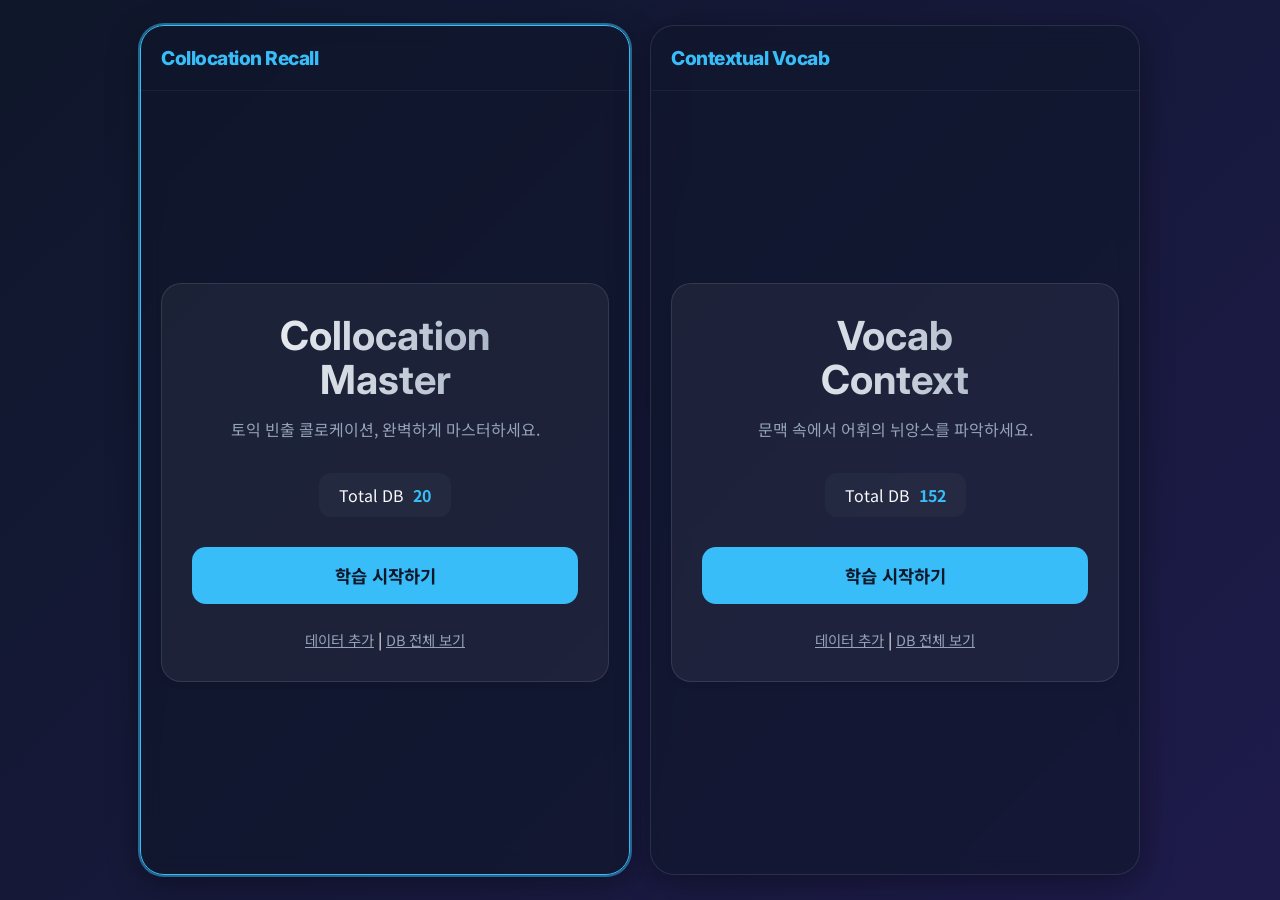
<file: index.html>
<!DOCTYPE html>
<html lang="ko">

<head>
    <meta charset="UTF-8">
    <meta name="viewport" content="width=device-width, initial-scale=1.0">
    <title>TOEIC Dual Master</title>
    <link rel="stylesheet" href="style.css">
    <link rel="preconnect" href="https://fonts.googleapis.com">
    <link rel="preconnect" href="https://fonts.gstatic.com" crossorigin>
    <link
        href="https://fonts.googleapis.com/css2?family=Inter:wght@400;600;800&family=Noto+Sans+KR:wght@400;500;700&display=swap"
        rel="stylesheet">
</head>

<body>
    <div class="main-layout">

        <!-- LEFT: Collocation Quiz -->
        <div class="app-container" id="collo-app">
            <header>
                <div class="logo">Collocation Recall</div>
                <div id="collo-progress-container" class="hidden progress-wrapper">
                    <span id="collo-progress-text">1 / 20</span>
                    <div class="progress-bar">
                        <div id="collo-progress-fill"></div>
                    </div>
                </div>
            </header>

            <!-- Collo Start -->
            <section id="collo-start-view" class="view active">
                <div class="hero-card">
                    <h1>Collocation<br>Master</h1>
                    <p>토익 빈출 콜로케이션, 완벽하게 마스터하세요.</p>
                    <div class="stats-preview">
                        <div class="stat-item">
                            <span class="label">Total DB</span>
                            <span class="value" id="collo-total-items-count">0</span>
                        </div>
                    </div>
                    <button id="collo-btn-start" class="btn-primary">학습 시작하기</button>
                    <button id="collo-btn-review" class="btn-secondary hidden" style="margin-bottom: 10px;">틀린 문제 다시
                        보기</button>
                    <!-- Data Button removed for simplicity in dual view or kept locally -->
                    <div class="footer-actions">
                        <button id="collo-btn-data" class="btn-text">데이터 추가</button>
                        <span class="divider">|</span>
                        <button id="collo-btn-view-db" class="btn-text">DB 전체 보기</button>
                    </div>
                </div>
            </section>

            <!-- Collo Quiz -->
            <section id="collo-quiz-view" class="view hidden">
                <div class="card quiz-card">
                    <div class="question-type">Collocation Check</div>
                    <h2 id="collo-question-text">Question goes here...</h2>
                    <div class="actions">
                        <button class="btn-ox btn-o" data-action="answer" data-value="O">O</button>
                        <button class="btn-ox btn-x" data-action="answer" data-value="X">X</button>
                    </div>
                    <button id="collo-btn-stop" class="btn-secondary small">그만 (Exit)</button>
                </div>
            </section>

            <!-- Collo Report -->
            <section id="collo-report-view" class="view hidden">
                <div class="card report-card">
                    <h2>Session Report</h2>
                    <div class="score-circle">
                        <svg viewBox="0 0 36 36" class="circular-chart blue">
                            <path class="circle-bg"
                                d="M18 2.0845 a 15.9155 15.9155 0 0 1 0 31.831 a 15.9155 15.9155 0 0 1 0 -31.831" />
                            <path class="circle" id="collo-score-circle-path" stroke-dasharray="0, 100"
                                d="M18 2.0845 a 15.9155 15.9155 0 0 1 0 31.831 a 15.9155 15.9155 0 0 1 0 -31.831" />
                            <text x="18" y="20.35" class="percentage" id="collo-score-text">0%</text>
                        </svg>
                    </div>
                    <div class="report-details">
                        <p>정답: <span id="collo-correct-count" class="highlight-green">0</span> / 틀림: <span
                                id="collo-wrong-count" class="highlight-red">0</span></p>
                    </div>
                    <div id="collo-wrong-answers-section" class="hidden wrong-section-scroll">
                        <h3>Review List</h3>
                        <ul id="collo-wrong-items-list"></ul>
                    </div>
                    <button id="collo-btn-restart" class="btn-primary">다시 시작하기</button>
                </div>
            </section>
        </div>

        <!-- RIGHT: Contextual Vocab Quiz -->
        <div class="app-container" id="vocab-app">
            <header>
                <div class="logo">Contextual Vocab</div>
                <div id="vocab-progress-container" class="hidden progress-wrapper">
                    <span id="vocab-progress-text">1 / 20</span>
                    <div class="progress-bar">
                        <div id="vocab-progress-fill"></div>
                    </div>
                </div>
            </header>

            <!-- Vocab Start -->
            <section id="vocab-start-view" class="view active">
                <div class="hero-card">
                    <h1>Vocab<br>Context</h1>
                    <p>문맥 속에서 어휘의 뉘앙스를 파악하세요.</p>
                    <div class="stats-preview">
                        <div class="stat-item">
                            <span class="label">Total DB</span>
                            <span class="value" id="vocab-total-items-count">4</span>
                        </div>
                    </div>
                    <button id="vocab-btn-start" class="btn-primary">학습 시작하기</button>
                    <div class="footer-actions">
                        <button id="vocab-btn-data" class="btn-text">데이터 추가</button>
                        <span class="divider">|</span>
                        <button id="vocab-btn-view-db" class="btn-text">DB 전체 보기</button>
                    </div>
                </div>
            </section>

            <!-- Vocab Quiz -->
            <section id="vocab-quiz-view" class="view hidden">
                <div class="card quiz-card">
                    <div class="question-type">Meaning Check</div>
                    <h2 id="vocab-question-text">Question goes here...</h2>
                    <div class="actions">
                        <button class="btn-ox btn-o" data-action="answer" data-value="O">O</button>
                        <button class="btn-ox btn-x" data-action="answer" data-value="X">X</button>
                    </div>
                    <button id="vocab-btn-stop" class="btn-secondary small">그만 (Exit)</button>
                </div>
            </section>

            <!-- Vocab Report -->
            <section id="vocab-report-view" class="view hidden">
                <div class="card report-card">
                    <h2>Session Report</h2>
                    <div class="score-circle">
                        <svg viewBox="0 0 36 36" class="circular-chart blue">
                            <path class="circle-bg"
                                d="M18 2.0845 a 15.9155 15.9155 0 0 1 0 31.831 a 15.9155 15.9155 0 0 1 0 -31.831" />
                            <path class="circle" id="vocab-score-circle-path" stroke-dasharray="0, 100"
                                d="M18 2.0845 a 15.9155 15.9155 0 0 1 0 31.831 a 15.9155 15.9155 0 0 1 0 -31.831" />
                            <text x="18" y="20.35" class="percentage" id="vocab-score-text">0%</text>
                        </svg>
                    </div>
                    <div class="report-details">
                        <p>정답: <span id="vocab-correct-count" class="highlight-green">0</span> / 틀림: <span
                                id="vocab-wrong-count" class="highlight-red">0</span></p>
                    </div>
                    <div id="vocab-wrong-answers-section" class="hidden wrong-section-scroll">
                        <h3>Review List</h3>
                        <ul id="vocab-wrong-items-list"></ul>
                    </div>
                    <button id="vocab-btn-restart" class="btn-primary">다시 시작하기</button>
                </div>
            </section>
        </div>

        <!-- SHARED MODALS (Dynamically Controlled) -->
        <!-- Feedback Modal: We will make this shared but content dynamic, or clone it? 
             Actually, let's keep one shared modal to simplify DOM, but managing state might be tricky if both are active?
             Wait, requirement says "Waiting logic... focus on one". 
             But "independent progress". 
             Let's put a unique modal inside EACH container to avoid Z-index conflicts or logic overlap.
        -->

        <!-- Collo Modal -->
        <div id="collo-feedback-modal" class="modal hidden">
            <div class="modal-content feedback-content">
                <div id="collo-feedback-icon" class="icon">✅</div>
                <h3 id="collo-feedback-title">Correct!</h3>
                <p id="collo-feedback-reason">Explanation goes here.</p>
                <button id="collo-btn-next" class="btn-primary">다음 문제</button>
            </div>
        </div>

        <!-- Vocab Modal -->
        <div id="vocab-feedback-modal" class="modal hidden">
            <div class="modal-content feedback-content">
                <div id="vocab-feedback-icon" class="icon">✅</div>
                <h3 id="vocab-feedback-title">Correct!</h3>
                <p id="vocab-feedback-reason">Explanation goes here.</p>
                <button id="vocab-btn-next" class="btn-primary">다음 문제</button>
            </div>
        </div>

        <!-- Data Modal (Only for Collo) -->
        <div id="collo-data-modal" class="modal hidden">
            <div class="modal-content">
                <h3>데이터 추가 (Collo)</h3>
                <textarea id="collo-data-input" placeholder="새로운 데이터를 이곳에 붙여넣으세요..."></textarea>
                <div class="modal-actions">
                    <button id="collo-btn-cancel-data" class="btn-secondary">취소</button>
                    <button id="collo-btn-save-data" class="btn-primary">저장 및 병합</button>
                </div>
            </div>
        </div>

        <!-- Vocab Data Modal -->
        <div id="vocab-data-modal" class="modal hidden">
            <div class="modal-content">
                <h3>데이터 추가 (Vocab)</h3>
                <p style="font-size: 0.8rem; color: #94a3b8; margin-bottom: 10px;">
                    형식 예시: <br>
                    1. Word (Meaning)<br>
                    또는 JSON 형식
                </p>
                <textarea id="vocab-data-input"
                    placeholder="1. Serendipity (뜻밖의 행운)&#10;2. Ephemeral (덧없는)..."></textarea>
                <div class="modal-actions">
                    <button id="vocab-btn-cancel-data" class="btn-secondary">취소</button>
                    <button id="vocab-btn-save-data" class="btn-primary">저장 및 병합</button>
                </div>
            </div>
        </div>

        <!-- DB View Modals -->
        <div id="collo-db-modal" class="modal hidden">
            <div class="modal-content large-modal">
                <div class="modal-header">
                    <h3>Collocation DB</h3>
                    <button id="collo-btn-close-db" class="close-btn">&times;</button>
                </div>
                <div class="db-list-container">
                    <ul id="collo-db-list" class="db-list"></ul>
                </div>
                <div class="pagination-actions">
                    <button id="collo-btn-db-prev" class="btn-secondary small">이전</button>
                    <span id="collo-db-page-info" class="page-info">1 / 1</span>
                    <button id="collo-btn-db-next" class="btn-secondary small">다음</button>
                </div>
            </div>
        </div>

        <div id="vocab-db-modal" class="modal hidden">
            <div class="modal-content large-modal">
                <div class="modal-header">
                    <h3>Vocab Context DB</h3>
                    <button id="vocab-btn-close-db" class="close-btn">&times;</button>
                </div>
                <div class="db-list-container">
                    <ul id="vocab-db-list" class="db-list"></ul>
                </div>
                <div class="pagination-actions">
                    <button id="vocab-btn-db-prev" class="btn-secondary small">이전</button>
                    <span id="vocab-db-page-info" class="page-info">1 / 1</span>
                    <button id="vocab-btn-db-next" class="btn-secondary small">다음</button>
                </div>
            </div>
        </div>

    </div>
    <script src="script.js"></script>
</body>

</html>
</file>
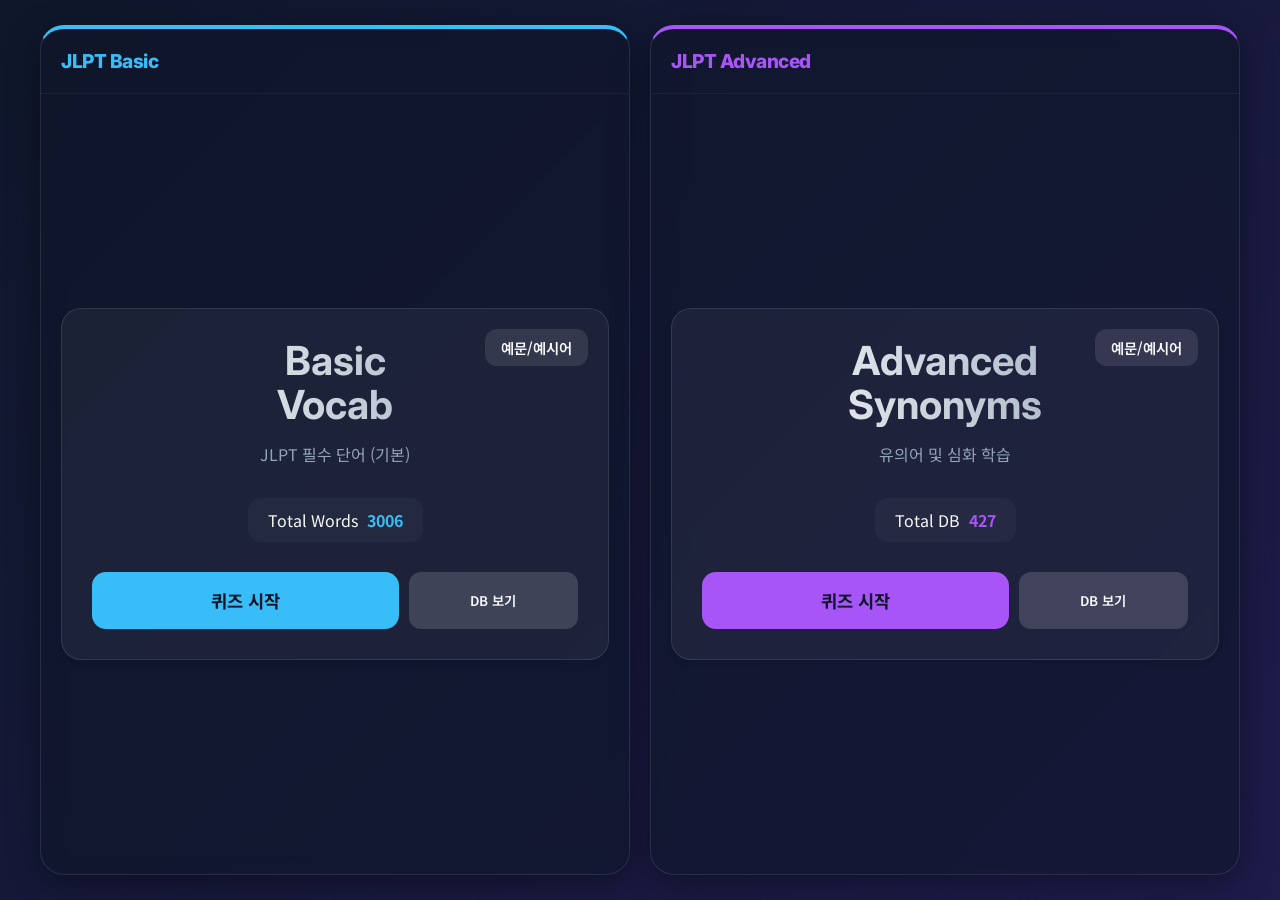
<file: jlpt-quiz/index.html>
<!DOCTYPE html>
<html lang="ko">

<head>
    <meta charset="UTF-8">
    <meta name="viewport" content="width=device-width, initial-scale=1.0">
    <title>JLPT Dual Master</title>
    <link rel="stylesheet" href="style.css">
    <link rel="preconnect" href="https://fonts.googleapis.com">
    <link rel="preconnect" href="https://fonts.gstatic.com" crossorigin>
    <link
        href="https://fonts.googleapis.com/css2?family=Inter:wght@400;600;800&family=Noto+Sans+JP:wght@400;500;700&family=Noto+Sans+KR:wght@400;500;700&display=swap"
        rel="stylesheet">
    <style>
        /* Add Japanese font support */
        body {
            font-family: 'Noto Sans KR', 'Noto Sans JP', sans-serif;
        }

        .kanji-text {
            font-family: 'Noto Sans JP', sans-serif;
            font-size: 3rem;
            font-weight: 700;
            margin: 20px 0;
        }

        .yomi-text {
            font-family: 'Noto Sans JP', sans-serif;
            color: var(--accent);
            font-size: 1.2rem;
        }
    </style>
</head>

<body>
    <div class="main-layout">

        <!-- LEFT PANEL: Basic Words -->
        <div class="app-container theme-blue" id="left-panel">
            <header>
                <div class="logo">JLPT Basic</div>
                <div id="left-progress-container" class="hidden"
                    style="display: flex; align-items: center; gap: 10px; width: 150px;">
                    <span id="left-progress-text">1 / 5</span>
                    <div class="progress-bar">
                        <div id="left-progress-fill"></div>
                    </div>
                </div>
            </header>

            <!-- Start View -->
            <section id="left-view-start" class="view active">
                <div class="hero-card" style="position: relative;">
                    <h1>Basic<br>Vocab</h1>
                    <p>JLPT 필수 단어 (기본)</p>
                    <div class="stats-preview">
                        <div class="stat-item">
                            <span class="label">Total Words</span>
                            <span class="value" id="left-total-db-count">0</span>
                        </div>
                    </div>
                    <div style="display: flex; gap: 10px; width: 100%;">
                        <button id="left-btn-example-start" class="btn-top-right small">예문/예시어</button>
                        <button id="left-btn-start" class="btn-primary" style="flex: 2; margin-bottom: 0;">퀴즈
                            시작</button>
                        <button id="left-btn-view-db" class="btn-secondary"
                            style="flex: 1; margin-bottom: 0; background: rgba(255,255,255,0.15);">DB 보기</button>
                    </div>
                </div>
            </section>

            <!-- Quiz View -->
            <section id="left-view-quiz" class="view hidden">
                <div class="card quiz-card" style="position: relative;">
                    <button id="left-btn-example-quiz" class="btn-top-right small">예문/예시어</button>
                    <div class="question-type">Basic Meaning</div>

                    <!-- Question Area -->
                    <div id="left-question-area">
                        <div class="kanji-text" id="left-question-kanji">漢字</div>
                    </div>

                    <!-- Options Area -->
                    <div class="options-grid" id="left-options-container">
                        <!-- Options generated by JS -->
                    </div>

                    <button id="left-btn-stop" class="btn-secondary small">그만 풀기 (Exit)</button>
                </div>
            </section>

            <!-- Report View -->
            <section id="left-view-report" class="view hidden">
                <div class="card report-card">
                    <h2>Quiz Result</h2>
                    <div class="score-circle">
                        <svg viewBox="0 0 36 36" class="circular-chart blue">
                            <path class="circle-bg"
                                d="M18 2.0845 a 15.9155 15.9155 0 0 1 0 31.831 a 15.9155 15.9155 0 0 1 0 -31.831" />
                            <path class="circle" id="left-score-circle-path" stroke-dasharray="0, 100"
                                d="M18 2.0845 a 15.9155 15.9155 0 0 1 0 31.831 a 15.9155 15.9155 0 0 1 0 -31.831" />
                            <text x="18" y="20.35" class="percentage" id="left-score-text">0%</text>
                        </svg>
                    </div>
                    <div class="report-details">
                        <p>정답: <span id="left-correct-count" class="highlight-green">0</span> / 틀림: <span
                                id="left-wrong-count" class="highlight-red">0</span></p>
                    </div>
                    <div id="left-wrong-answers-section" class="hidden wrong-section-scroll">
                        <h3>오답 노트</h3>
                        <ul id="left-wrong-items-list"></ul>
                    </div>
                    <button id="left-btn-restart" class="btn-primary">다시 시작하기</button>
                </div>
            </section>
        </div>

        <!-- RIGHT PANEL: Advanced/Synonyms -->
        <div class="app-container theme-purple" id="right-panel">
            <header>
                <div class="logo" style="color: var(--accent-purple);">JLPT Advanced</div>
                <div id="right-progress-container" class="hidden"
                    style="display: flex; align-items: center; gap: 10px; width: 150px;">
                    <span id="right-progress-text">1 / 5</span>
                    <div class="progress-bar">
                        <div id="right-progress-fill"></div>
                    </div>
                </div>
            </header>

            <!-- Start View -->
            <section id="right-view-start" class="view active">
                <div class="hero-card" style="position: relative;">
                    <h1>Advanced<br>Synonyms</h1>
                    <p>유의어 및 심화 학습</p>
                    <div class="stats-preview">
                        <div class="stat-item">
                            <span class="label">Total DB</span>
                            <span class="value" id="right-total-db-count">0</span>
                        </div>
                    </div>
                    <div style="display: flex; gap: 10px; width: 100%;">
                        <button id="right-btn-example-start" class="btn-top-right small">예문/예시어</button>
                        <button id="right-btn-start" class="btn-primary" style="flex: 2; margin-bottom: 0;">퀴즈
                            시작</button>
                        <button id="right-btn-view-db" class="btn-secondary"
                            style="flex: 1; margin-bottom: 0; background: rgba(255,255,255,0.15);">DB 보기</button>
                    </div>
                </div>
            </section>

            <!-- Quiz View -->
            <section id="right-view-quiz" class="view hidden">
                <div class="card quiz-card" style="position: relative;">
                    <button id="right-btn-example-quiz" class="btn-top-right small">예문/예시어</button>
                    <div class="question-type">Synonym Check</div>

                    <!-- Question Area -->
                    <div id="right-question-area">
                        <div class="kanji-text" id="right-question-kanji">漢字</div>
                    </div>

                    <!-- Options Area -->
                    <div class="options-grid" id="right-options-container">
                        <!-- Options generated by JS -->
                    </div>

                    <button id="right-btn-stop" class="btn-secondary small">그만 풀기 (Exit)</button>
                </div>
            </section>

            <!-- Report View -->
            <section id="right-view-report" class="view hidden">
                <div class="card report-card">
                    <h2>Quiz Result</h2>
                    <div class="score-circle">
                        <svg viewBox="0 0 36 36" class="circular-chart purple">
                            <path class="circle-bg"
                                d="M18 2.0845 a 15.9155 15.9155 0 0 1 0 31.831 a 15.9155 15.9155 0 0 1 0 -31.831" />
                            <path class="circle" id="right-score-circle-path" stroke-dasharray="0, 100"
                                d="M18 2.0845 a 15.9155 15.9155 0 0 1 0 31.831 a 15.9155 15.9155 0 0 1 0 -31.831" />
                            <text x="18" y="20.35" class="percentage" id="right-score-text">0%</text>
                        </svg>
                    </div>
                    <div class="report-details">
                        <p>정답: <span id="right-correct-count" class="highlight-green">0</span> / 틀림: <span
                                id="right-wrong-count" class="highlight-red">0</span></p>
                    </div>
                    <div id="right-wrong-answers-section" class="hidden wrong-section-scroll">
                        <h3>오답 노트</h3>
                        <ul id="right-wrong-items-list"></ul>
                    </div>
                    <button id="right-btn-restart" class="btn-primary">다시 시작하기</button>
                </div>
            </section>
        </div>
    </div>

    <!-- MODALS (Ideally separate or dynamic, here we can use separate ones for simplicity) -->

    <!-- Left Feedback Modal -->
    <div id="left-feedback-modal" class="modal hidden">
        <div class="modal-content feedback-content">
            <div id="left-feedback-icon" class="icon">✅</div>
            <h3 id="left-feedback-title">정답입니다!</h3>
            <div
                style="margin: 20px 0; text-align: left; background: rgba(0,0,0,0.2); padding: 15px; border-radius: 10px;">
                <p style="margin: 5px 0; color: #fff; font-size: 1.5rem; font-weight: bold; font-family: 'Noto Sans JP'"
                    id="left-fb-kanji">漢字</p>
                <p style="margin: 5px 0; color: var(--accent); font-family: 'Noto Sans JP'" id="left-fb-reading">かんじ</p>
                <p style="margin: 5px 0; color: #ccc;" id="left-fb-meaning">Meaning</p>
                <hr style="border: 0; border-top: 1px solid rgba(255,255,255,0.1); margin: 10px 0;">
                <p style="margin: 5px 0; color: #aaa; font-style: italic; font-size: 0.9rem;" id="left-fb-example">
                    Example</p>
            </div>
            <button id="left-btn-next" class="btn-primary">다음 문제</button>
        </div>
    </div>

    <!-- Right Feedback Modal -->
    <div id="right-feedback-modal" class="modal hidden">
        <div class="modal-content feedback-content theme-purple-content">
            <div id="right-feedback-icon" class="icon">✅</div>
            <h3 id="right-feedback-title">정답입니다!</h3>
            <div
                style="margin: 20px 0; text-align: left; background: rgba(0,0,0,0.2); padding: 15px; border-radius: 10px;">
                <p style="margin: 5px 0; color: #fff; font-size: 1.5rem; font-weight: bold; font-family: 'Noto Sans JP'"
                    id="right-fb-kanji">漢字</p>
                <p style="margin: 5px 0; color: var(--accent-purple); font-family: 'Noto Sans JP'"
                    id="right-fb-reading">かんじ</p>
                <p style="margin: 5px 0; color: #ccc;" id="right-fb-meaning">Meaning</p>
                <hr style="border: 0; border-top: 1px solid rgba(255,255,255,0.1); margin: 10px 0;">
                <p style="margin: 5px 0; color: #aaa; font-style: italic; font-size: 0.9rem;" id="right-fb-example">
                    Example</p>
            </div>
            <button id="right-btn-next" class="btn-primary">다음 문제</button>
        </div>
    </div>

    <!-- Left DB Modal -->
    <div id="left-db-modal" class="modal hidden">
        <div class="modal-content db-content" style="max-width: 500px; width: 90%;">
            <div style="display: flex; justify-content: space-between; align-items: center; margin-bottom: 15px;">
                <h2 style="font-size: 1.5rem;">기본 단어장 (<span id="left-db-total-count">0</span>)</h2>
                <button id="left-btn-close-db"
                    style="background: none; color: #fff; font-size: 2rem; padding: 0; line-height: 1;">&times;</button>
            </div>
            <div id="left-db-list-container" style="min-height: 300px; max-height: 400px; overflow-y: auto;"></div>
            <div style="display: flex; justify-content: center; align-items: center; gap: 15px; margin-top: 15px;">
                <button id="left-btn-prev-page" class="btn-secondary small"
                    style="margin: 0; width: 40px;">&lt;</button>
                <span id="left-page-indicator" style="color: #94a3b8; font-variant-numeric: tabular-nums;">1 / 1</span>
                <button id="left-btn-next-page" class="btn-secondary small"
                    style="margin: 0; width: 40px;">&gt;</button>
            </div>
        </div>
    </div>

    <!-- Right DB Modal -->
    <div id="right-db-modal" class="modal hidden">
        <div class="modal-content db-content theme-purple-content" style="max-width: 500px; width: 90%;">
            <div style="display: flex; justify-content: space-between; align-items: center; margin-bottom: 15px;">
                <h2 style="font-size: 1.5rem;">심화 단어장 (<span id="right-db-total-count">0</span>)</h2>
                <button id="right-btn-close-db"
                    style="background: none; color: #fff; font-size: 2rem; padding: 0; line-height: 1;">&times;</button>
            </div>
            <div id="right-db-list-container" style="min-height: 300px; max-height: 400px; overflow-y: auto;"></div>
            <div style="display: flex; justify-content: center; align-items: center; gap: 15px; margin-top: 15px;">
                <button id="right-btn-prev-page" class="btn-secondary small"
                    style="margin: 0; width: 40px;">&lt;</button>
                <span id="right-page-indicator" style="color: #94a3b8; font-variant-numeric: tabular-nums;">1 / 1</span>
                <button id="right-btn-next-page" class="btn-secondary small"
                    style="margin: 0; width: 40px;">&gt;</button>
            </div>
        </div>
    </div>

    <!-- Left Example Modal -->
    <div id="left-example-modal" class="modal hidden">
        <div class="modal-content db-content"
            style="max-width: 500px; width: 90%; display: flex; flex-direction: column; max-height: 80vh;">
            <div style="display: flex; justify-content: space-between; align-items: center; margin-bottom: 15px;">
                <h2 style="font-size: 1.5rem;">나만의 예문장 (<span id="left-example-total-count">0</span>)</h2>
                <button id="left-btn-close-example"
                    style="background: none; color: #fff; font-size: 2rem; padding: 0; line-height: 1;">&times;</button>
            </div>

            <!-- List Area -->
            <div id="left-example-list-container"
                style="flex: 1; overflow-y: auto; margin-bottom: 15px; min-height: 200px;">
                <!-- Items will be injected here -->
            </div>

            <!-- Pagination -->
            <div style="display: flex; justify-content: center; align-items: center; gap: 15px; margin-bottom: 15px;">
                <button id="left-btn-prev-example-page" class="btn-secondary small"
                    style="margin: 0; width: 40px;">&lt;</button>
                <span id="left-example-page-indicator" style="color: #94a3b8; font-variant-numeric: tabular-nums;">1 /
                    1</span>
                <button id="left-btn-next-example-page" class="btn-secondary small"
                    style="margin: 0; width: 40px;">&gt;</button>
            </div>

            <!-- Input Area -->
            <div class="example-input-area" style="border-top: 1px solid rgba(255,255,255,0.1); padding-top: 15px;">
                <input type="text" id="left-input-example-jp" placeholder="일본어 예문 (예: 彼は毎朝コーヒーを飲む)" class="input-field"
                    style="margin-bottom: 8px;">
                <input type="text" id="left-input-example-kr" placeholder="한국어 해석 (예: 그는 매일 아침 커피를 마신다)"
                    class="input-field" style="margin-bottom: 12px;">
                <button id="left-btn-add-example" class="btn-primary small" style="width: 100%;">추가하기 (Add)</button>
            </div>
        </div>
    </div>

    <!-- Right Example Modal -->
    <div id="right-example-modal" class="modal hidden">
        <div class="modal-content db-content theme-purple-content"
            style="max-width: 500px; width: 90%; display: flex; flex-direction: column; max-height: 80vh;">
            <div style="display: flex; justify-content: space-between; align-items: center; margin-bottom: 15px;">
                <h2 style="font-size: 1.5rem;">나만의 예문장 (<span id="right-example-total-count">0</span>)</h2>
                <button id="right-btn-close-example"
                    style="background: none; color: #fff; font-size: 2rem; padding: 0; line-height: 1;">&times;</button>
            </div>

            <!-- List Area -->
            <div id="right-example-list-container"
                style="flex: 1; overflow-y: auto; margin-bottom: 15px; min-height: 200px;">
                <!-- Items will be injected here -->
            </div>

            <!-- Pagination -->
            <div style="display: flex; justify-content: center; align-items: center; gap: 15px; margin-bottom: 15px;">
                <button id="right-btn-prev-example-page" class="btn-secondary small"
                    style="margin: 0; width: 40px;">&lt;</button>
                <span id="right-example-page-indicator" style="color: #94a3b8; font-variant-numeric: tabular-nums;">1 /
                    1</span>
                <button id="right-btn-next-example-page" class="btn-secondary small"
                    style="margin: 0; width: 40px;">&gt;</button>
            </div>

            <!-- Input Area -->
            <div class="example-input-area" style="border-top: 1px solid rgba(255,255,255,0.1); padding-top: 15px;">
                <input type="text" id="right-input-example-jp" placeholder="일본어 예문 (예: 彼は毎朝コーヒーを飲む)" class="input-field"
                    style="margin-bottom: 8px;">
                <input type="text" id="right-input-example-kr" placeholder="한국어 해석 (예: 그는 매일 아침 커피를 마신다)"
                    class="input-field" style="margin-bottom: 12px;">
                <button id="right-btn-add-example" class="btn-primary small" style="width: 100%;">추가하기 (Add)</button>
            </div>
        </div>
    </div>

    <script src="script.js"></script>
</body>

</html>
</file>
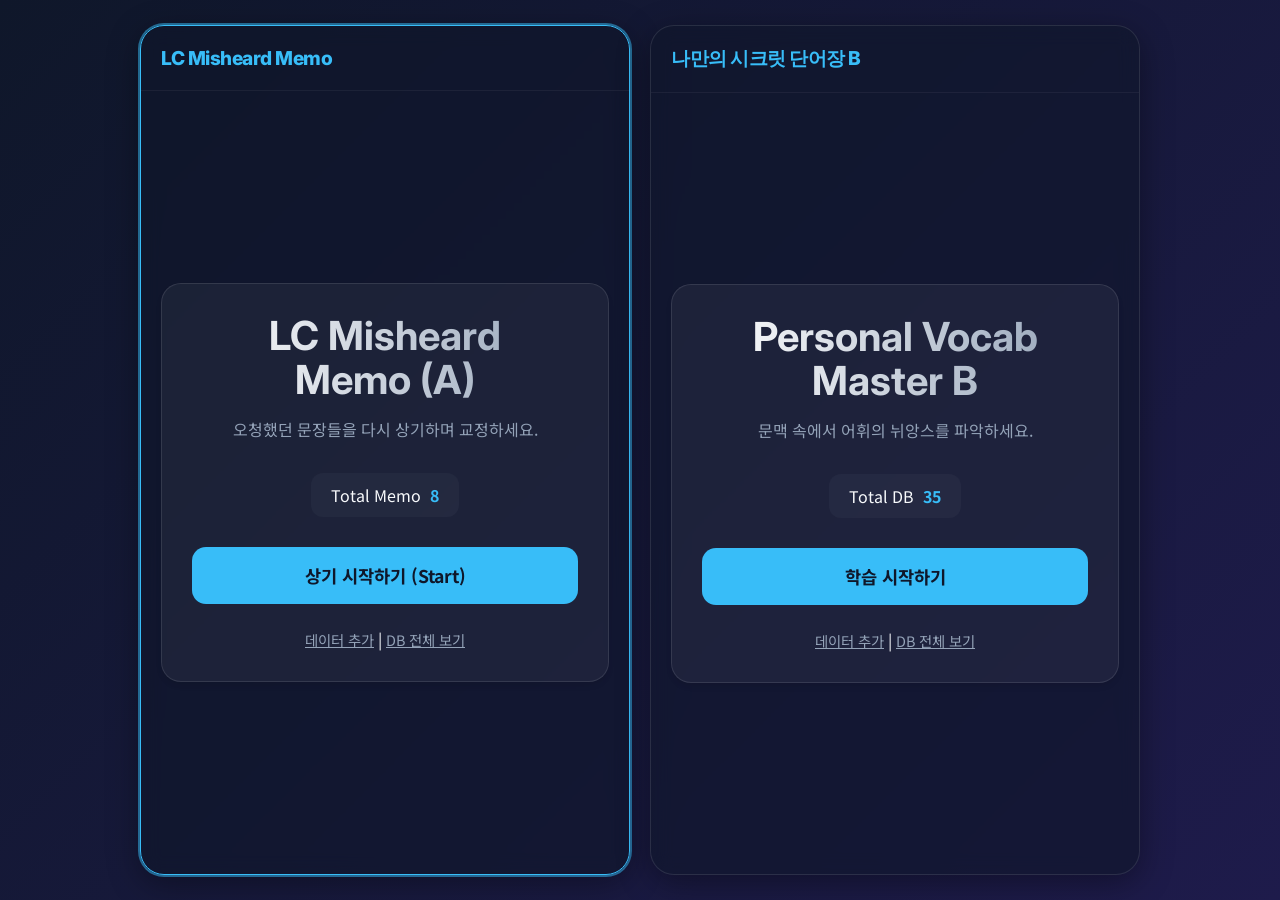
<file: my-vocab/index.html>
<!DOCTYPE html>
<html lang="ko">

<head>
    <meta charset="UTF-8">
    <meta name="viewport" content="width=device-width, initial-scale=1.0">
    <title>Personal Vocab Master</title>
    <link rel="stylesheet" href="style.css">
    <link rel="preconnect" href="https://fonts.googleapis.com">
    <link rel="preconnect" href="https://fonts.gstatic.com" crossorigin>
    <link
        href="https://fonts.googleapis.com/css2?family=Inter:wght@400;600;800&family=Noto+Sans+KR:wght@400;500;700&display=swap"
        rel="stylesheet">
</head>

<body>
    <div class="main-layout">

        <!-- LEFT: LC Misheard Memo -->
        <div class="app-container" id="collo-app">
            <header>
                <div class="logo">LC Misheard Memo</div>
                <div id="collo-progress-container" class="hidden progress-wrapper">
                    <span id="collo-progress-text">1 / 20</span>
                    <div class="progress-bar">
                        <div id="collo-progress-fill"></div>
                    </div>
                </div>
            </header>

            <!-- Collo Start -->
            <section id="collo-start-view" class="view active">
                <div class="hero-card">
                    <h1>LC Misheard<br>Memo (A)</h1>
                    <p>오청했던 문장들을 다시 상기하며 교정하세요.</p>
                    <div class="stats-preview">
                        <div class="stat-item">
                            <span class="label">Total Memo</span>
                            <span class="value" id="collo-total-items-count">0</span>
                        </div>
                    </div>
                    <button id="collo-btn-start" class="btn-primary">상기 시작하기 (Start)</button>
                    <!-- Review button removed/hidden since we might just rely on main start for memos, 
                         but user might want to review specifically. Keeping logic but hiding if not needed. -->
                     <button id="collo-btn-review" class="btn-secondary hidden" style="margin-bottom: 10px;">틀린 문제 다시
                        보기</button>
                    
                    <div class="footer-actions">
                        <button id="collo-btn-data" class="btn-text">데이터 추가</button>
                        <span class="divider">|</span>
                        <button id="collo-btn-view-db" class="btn-text">DB 전체 보기</button>
                    </div>
                </div>
            </section>

            <!-- Collo Quiz (Memo View) -->
            <section id="collo-quiz-view" class="view hidden">
                <div class="card quiz-card" style="display: flex; flex-direction: column; justify-content: space-between; min-height: 300px;">
                    <div class="question-type">LC Misheard Check</div>
                    
                    <!-- Content Area for Actual/Misheard -->
                    <div id="collo-content-area" class="memo-content">
                        <!-- Injected via JS -->
                    </div>

                    <div style="margin-top: auto;">
                        <button id="collo-btn-next-step" class="btn-primary full-width" style="margin-bottom: 10px;">다음 문장 상기 (Next)</button>
                        <button id="collo-btn-stop" class="btn-secondary small">그만 (Exit)</button>
                    </div>
                </div>
            </section>

            <!-- Collo Report -->
            <section id="collo-report-view" class="view hidden">
                <div class="card report-card">
                    <h2>Session Complete</h2>
                    <p style="color: #94a3b8; margin-bottom: 20px;">오늘의 상기 학습을 완료했습니다.</p>
                    
                    <!-- Hiding Score Section for Left Side -->
                    <div id="collo-score-section" class="hidden">
                        <div class="score-circle">
                            <svg viewBox="0 0 36 36" class="circular-chart blue">
                                <path class="circle-bg"
                                    d="M18 2.0845 a 15.9155 15.9155 0 0 1 0 31.831 a 15.9155 15.9155 0 0 1 0 -31.831" />
                                <path class="circle" id="collo-score-circle-path" stroke-dasharray="0, 100"
                                    d="M18 2.0845 a 15.9155 15.9155 0 0 1 0 31.831 a 15.9155 15.9155 0 0 1 0 -31.831" />
                                <text x="18" y="20.35" class="percentage" id="collo-score-text">0%</text>
                            </svg>
                        </div>
                        <div class="report-details">
                            <p>정답: <span id="collo-correct-count" class="highlight-green">0</span> / 틀림: <span
                                    id="collo-wrong-count" class="highlight-red">0</span></p>
                        </div>
                    </div>

                    <div id="collo-wrong-answers-section" class="hidden wrong-section-scroll">
                        <h3>Review List</h3>
                        <ul id="collo-wrong-items-list"></ul>
                    </div>
                    <button id="collo-btn-restart" class="btn-primary">다시 시작하기</button>
                </div>
            </section>
        </div>

        <!-- RIGHT: Contextual Vocab Quiz -->
        <div class="app-container" id="vocab-app">
            <header>
                <div class="logo">나만의 시크릿 단어장 B</div>
                <div id="vocab-progress-container" class="hidden progress-wrapper">
                    <span id="vocab-progress-text">1 / 20</span>
                    <div class="progress-bar">
                        <div id="vocab-progress-fill"></div>
                    </div>
                </div>
            </header>

            <!-- Vocab Start -->
            <section id="vocab-start-view" class="view active">
                <div class="hero-card">
                    <h1>Personal Vocab<br>Master B</h1>
                    <p>문맥 속에서 어휘의 뉘앙스를 파악하세요.</p>
                    <div class="stats-preview">
                        <div class="stat-item">
                            <span class="label">Total DB</span>
                            <span class="value" id="vocab-total-items-count">4</span>
                        </div>
                    </div>
                    <button id="vocab-btn-start" class="btn-primary">학습 시작하기</button>
                    <div class="footer-actions">
                        <button id="vocab-btn-data" class="btn-text">데이터 추가</button>
                        <span class="divider">|</span>
                        <button id="vocab-btn-view-db" class="btn-text">DB 전체 보기</button>
                    </div>
                </div>
            </section>

            <!-- Vocab Quiz -->
            <section id="vocab-quiz-view" class="view hidden">
                <div class="card quiz-card">
                    <div class="question-type">Meaning Check</div>
                    <h2 id="vocab-question-text">Question goes here...</h2>
                    <div class="actions">
                        <button class="btn-ox btn-o" data-action="answer" data-value="O">O</button>
                        <button class="btn-ox btn-x" data-action="answer" data-value="X">X</button>
                    </div>
                    <button id="vocab-btn-stop" class="btn-secondary small">그만 (Exit)</button>
                </div>
            </section>

            <!-- Vocab Report -->
            <section id="vocab-report-view" class="view hidden">
                <div class="card report-card">
                    <h2>Session Report</h2>
                    <div class="score-circle">
                        <svg viewBox="0 0 36 36" class="circular-chart blue">
                            <path class="circle-bg"
                                d="M18 2.0845 a 15.9155 15.9155 0 0 1 0 31.831 a 15.9155 15.9155 0 0 1 0 -31.831" />
                            <path class="circle" id="vocab-score-circle-path" stroke-dasharray="0, 100"
                                d="M18 2.0845 a 15.9155 15.9155 0 0 1 0 31.831 a 15.9155 15.9155 0 0 1 0 -31.831" />
                            <text x="18" y="20.35" class="percentage" id="vocab-score-text">0%</text>
                        </svg>
                    </div>
                    <div class="report-details">
                        <p>정답: <span id="vocab-correct-count" class="highlight-green">0</span> / 틀림: <span
                                id="vocab-wrong-count" class="highlight-red">0</span></p>
                    </div>
                    <div id="vocab-wrong-answers-section" class="hidden wrong-section-scroll">
                        <h3>Review List</h3>
                        <ul id="vocab-wrong-items-list"></ul>
                    </div>
                    <button id="vocab-btn-restart" class="btn-primary">다시 시작하기</button>
                </div>
            </section>
        </div>

        <!-- SHARED MODALS (Dynamically Controlled) -->
        <!-- Feedback Modal: We will make this shared but content dynamic, or clone it? 
             Actually, let's keep one shared modal to simplify DOM, but managing state might be tricky if both are active?
             Wait, requirement says "Waiting logic... focus on one". 
             But "independent progress". 
             Let's put a unique modal inside EACH container to avoid Z-index conflicts or logic overlap.
        -->

        <!-- Collo Modal -->
        <div id="collo-feedback-modal" class="modal hidden">
            <div class="modal-content feedback-content">
                <div id="collo-feedback-icon" class="icon">✅</div>
                <h3 id="collo-feedback-title">Correct!</h3>
                <p id="collo-feedback-reason">Explanation goes here.</p>
                <button id="collo-btn-next" class="btn-primary">다음 문제</button>
            </div>
        </div>

        <!-- Vocab Modal -->
        <div id="vocab-feedback-modal" class="modal hidden">
            <div class="modal-content feedback-content">
                <div id="vocab-feedback-icon" class="icon">✅</div>
                <h3 id="vocab-feedback-title">Correct!</h3>
                <p id="vocab-feedback-reason">Explanation goes here.</p>
                <button id="vocab-btn-next" class="btn-primary">다음 문제</button>
            </div>
        </div>

        <!-- Data Modal (Only for Collo) -->
        <div id="collo-data-modal" class="modal hidden">
            <div class="modal-content">
                <h3>데이터 추가 (Collo)</h3>
                <textarea id="collo-data-input" placeholder="새로운 데이터를 이곳에 붙여넣으세요..."></textarea>
                <div class="modal-actions">
                    <button id="collo-btn-cancel-data" class="btn-secondary">취소</button>
                    <button id="collo-btn-save-data" class="btn-primary">저장 및 병합</button>
                </div>
            </div>
        </div>

        <!-- Vocab Data Modal -->
        <div id="vocab-data-modal" class="modal hidden">
            <div class="modal-content">
                <h3>데이터 추가 (Vocab)</h3>
                <p style="font-size: 0.8rem; color: #94a3b8; margin-bottom: 10px;">
                    형식 예시: <br>
                    1. Word (Meaning)<br>
                    또는 JSON 형식
                </p>
                <textarea id="vocab-data-input"
                    placeholder="1. Serendipity (뜻밖의 행운)&#10;2. Ephemeral (덧없는)..."></textarea>
                <div class="modal-actions">
                    <button id="vocab-btn-cancel-data" class="btn-secondary">취소</button>
                    <button id="vocab-btn-save-data" class="btn-primary">저장 및 병합</button>
                </div>
            </div>
        </div>

        <!-- DB View Modals -->
        <div id="collo-db-modal" class="modal hidden">
            <div class="modal-content large-modal">
                <div class="modal-header">
                    <h3>Collocation DB</h3>
                    <button id="collo-btn-close-db" class="close-btn">&times;</button>
                </div>
                <div class="db-list-container">
                    <ul id="collo-db-list" class="db-list"></ul>
                </div>
                <div class="pagination-actions">
                    <button id="collo-btn-db-prev" class="btn-secondary small">이전</button>
                    <span id="collo-db-page-info" class="page-info">1 / 1</span>
                    <button id="collo-btn-db-next" class="btn-secondary small">다음</button>
                </div>
            </div>
        </div>

        <div id="vocab-db-modal" class="modal hidden">
            <div class="modal-content large-modal">
                <div class="modal-header">
                    <h3>Vocab Context DB</h3>
                    <button id="vocab-btn-close-db" class="close-btn">&times;</button>
                </div>
                <div class="db-list-container">
                    <ul id="vocab-db-list" class="db-list"></ul>
                </div>
                <div class="pagination-actions">
                    <button id="vocab-btn-db-prev" class="btn-secondary small">이전</button>
                    <span id="vocab-db-page-info" class="page-info">1 / 1</span>
                    <button id="vocab-btn-db-next" class="btn-secondary small">다음</button>
                </div>
            </div>
        </div>

    </div>
    <script src="script.js"></script>
</body>

</html>
</file>
<file: style.css>
:root {
    --bg-gradient: linear-gradient(135deg, #0f172a 0%, #1e1b4b 100%);
    --card-bg: rgba(255, 255, 255, 0.05);
    --card-border: 1px solid rgba(255, 255, 255, 0.1);
    --text-main: #f8fafc;
    --text-muted: #94a3b8;
    --accent: #38bdf8;
    --accent-hover: #0ea5e9;
    --correct: #4ade80;
    --wrong: #f87171;
    --glass-shadow: 0 8px 32px 0 rgba(0, 0, 0, 0.37);
    --font-heading: 'Inter', sans-serif;
    --font-body: 'Noto Sans KR', sans-serif;
}

* {
    box-sizing: border-box;
    margin: 0;
    padding: 0;
}

body {
    background: var(--bg-gradient);
    color: var(--text-main);
    font-family: var(--font-body);
    height: 100vh;
    display: flex;
    justify-content: center;
    align-items: center;
    overflow: hidden;
    padding: 20px;
    /* Gap from edges */
}

/* Dual Layout Wrapper */
.main-layout {
    display: flex;
    flex-direction: row;
    gap: 20px;
    width: 100%;
    max-width: 1000px;
    /* Allow wider for two cards */
    height: 100%;
    max-height: 850px;
    justify-content: center;
    align-items: stretch;
}

.app-container {
    flex: 1;
    /* Remove fixed width/max-width since flex handles it */
    min-width: 320px;
    /* Minimum mobile width */
    height: 100%;
    background: rgba(15, 23, 42, 0.6);
    backdrop-filter: blur(10px);
    border: var(--card-border);
    border-radius: 24px;
    display: flex;
    flex-direction: column;
    position: relative;
    /* For localized modals */
    overflow: hidden;
    box-shadow: var(--glass-shadow);
}

/* Header */
header {
    padding: 20px;
    display: flex;
    justify-content: space-between;
    align-items: center;
    border-bottom: 1px solid rgba(255, 255, 255, 0.05);
}

.logo {
    font-family: var(--font-heading);
    font-weight: 800;
    font-size: 1.2rem;
    color: var(--accent);
    letter-spacing: -0.5px;
}

/* Common Layout */
.view {
    flex: 1;
    padding: 20px;
    display: flex;
    flex-direction: column;
    justify-content: center;
    align-items: center;
    transition: opacity 0.3s ease;
}

.hidden {
    display: none !important;
}

.active {
    display: flex !important;
}

/* Cards */
.card,
.hero-card {
    background: var(--card-bg);
    border: var(--card-border);
    border-radius: 20px;
    padding: 30px;
    width: 100%;
    text-align: center;
    box-shadow: 0 4px 6px -1px rgba(0, 0, 0, 0.1);
}

h1 {
    font-family: var(--font-heading);
    font-size: 2.5rem;
    line-height: 1.1;
    margin-bottom: 15px;
    background: linear-gradient(to right, #fff, #94a3b8);
    background-clip: text;
    -webkit-background-clip: text;
    -webkit-text-fill-color: transparent;
}

p {
    color: var(--text-muted);
    margin-bottom: 30px;
    line-height: 1.6;
}

/* Stats */
.stats-preview {
    display: flex;
    justify-content: center;
    margin-bottom: 30px;
}

.stat-item {
    background: rgba(255, 255, 255, 0.03);
    padding: 10px 20px;
    border-radius: 12px;
}

.stat-item .value {
    font-weight: 700;
    color: var(--accent);
    margin-left: 5px;
}

/* Buttons */
button {
    cursor: pointer;
    border: none;
    font-family: var(--font-body);
    transition: all 0.2s;
}

.btn-primary {
    background: var(--accent);
    color: #0f172a;
    font-weight: 700;
    padding: 16px 32px;
    border-radius: 14px;
    width: 100%;
    font-size: 1.1rem;
    margin-bottom: 15px;
}

.btn-primary:hover {
    transform: translateY(-2px);
    box-shadow: 0 4px 12px rgba(56, 189, 248, 0.4);
}

.btn-primary:active {
    transform: translateY(0);
}

.btn-secondary {
    background: rgba(255, 255, 255, 0.1);
    color: var(--text-main);
    padding: 12px 24px;
    border-radius: 12px;
    width: 100%;
    font-weight: 600;
}

.btn-secondary:hover {
    background: rgba(255, 255, 255, 0.15);
}

.btn-secondary.small {
    width: auto;
    font-size: 0.9rem;
    padding: 8px 16px;
    margin-top: 20px;
}

.btn-text {
    background: none;
    color: var(--text-muted);
    text-decoration: underline;
    margin-top: 10px;
    font-size: 0.9rem;
}

/* OX Buttons */
.actions {
    display: flex;
    gap: 15px;
    width: 100%;
    margin: 30px 0;
}

.btn-ox {
    flex: 1;
    aspect-ratio: 1;
    border-radius: 20px;
    font-size: 3rem;
    font-weight: 900;
    font-family: var(--font-heading);
    color: white;
    box-shadow: 0 10px 15px -3px rgba(0, 0, 0, 0.3);
    transition: all 0.2s cubic-bezier(0.4, 0, 0.2, 1);
}

.btn-ox:disabled {
    opacity: 0.5;
    cursor: not-allowed;
    transform: none !important;
    box-shadow: none;
    filter: grayscale(0.5);
}

.btn-o {
    background: linear-gradient(135deg, #10b981 0%, #059669 100%);
    border: 1px solid #34d399;
}

.btn-x {
    background: linear-gradient(135deg, #ef4444 0%, #b91c1c 100%);
    border: 1px solid #f87171;
}

.btn-ox:not(:disabled):hover {
    transform: scale(1.05);
    box-shadow: 0 20px 25px -5px rgba(0, 0, 0, 0.4);
}

/* Focused Quiz Container */
.app-container.focused {
    border-color: var(--accent);
    box-shadow: 0 0 0 2px rgba(56, 189, 248, 0.5), var(--glass-shadow);
}


/* Progress */
#progress-container {
    display: flex;
    align-items: center;
    gap: 10px;
    width: 200px;
}

#progress-text {
    font-size: 0.8rem;
    color: var(--text-muted);
    font-weight: 700;
}

.progress-bar {
    flex: 1;
    height: 6px;
    background: rgba(255, 255, 255, 0.1);
    border-radius: 3px;
    overflow: hidden;
}

#progress-fill {
    height: 100%;
    background: var(--accent);
    width: 0%;
    transition: width 0.3s;
}

/* Modals */
.modal {
    position: absolute;
    top: 0;
    left: 0;
    width: 100%;
    height: 100%;
    background: rgba(0, 0, 0, 0.8);
    display: flex;
    justify-content: center;
    align-items: center;
    z-index: 100;
    backdrop-filter: blur(5px);
}

.modal-content {
    background: #1e293b;
    padding: 30px;
    border-radius: 24px;
    width: 90%;
    max-width: 400px;
    text-align: center;
    border: 1px solid rgba(255, 255, 255, 0.1);
}

.feedback-content {
    background: linear-gradient(145deg, #1e293b, #0f172a);
}

.icon {
    font-size: 3rem;
    margin-bottom: 15px;
}

#feedback-reason {
    color: var(--text-muted);
    margin: 15px 0 25px;
    font-size: 1.1rem;
}

textarea {
    width: 100%;
    height: 150px;
    background: rgba(0, 0, 0, 0.3);
    border: 1px solid rgba(255, 255, 255, 0.1);
    color: white;
    border-radius: 10px;
    padding: 15px;
    margin: 15px 0;
    resize: none;
    font-family: var(--font-body);
}

/* Report */
.circular-chart {
    display: block;
    margin: 10px auto;
    max-width: 80%;
    max-height: 250px;
}

.circle-bg {
    fill: none;
    stroke: rgba(255, 255, 255, 0.05);
    stroke-width: 3.8;
}

.circle {
    fill: none;
    stroke-width: 2.8;
    stroke-linecap: round;
    /* transition is handled in JS for precise control on replay */
    transition: stroke-dashoffset 1s ease-out;
    transform: rotate(-90deg);
    /* Start from top */
    transform-origin: center;
}

.circular-chart.blue .circle {
    stroke: var(--accent);
}

.percentage {
    fill: white;
    font-family: var(--font-heading);
    font-weight: bold;
    font-size: 0.5em;
    /* 0.5em is relative to viewBox 36 */
    text-anchor: middle;
}

.highlight-green {
    color: var(--correct);
    font-weight: bold;
}

.highlight-red {
    color: var(--wrong);
    font-weight: bold;
}

.wrong-section-scroll {
    margin-top: 20px;
    text-align: left;
    flex: 1;
    overflow-y: auto;
    min-height: 0;
}

#collo-wrong-items-list,
#vocab-wrong-items-list {
    list-style: none;
    margin-top: 10px;
    font-size: 0.9rem;
    color: var(--text-muted);
}

#collo-wrong-items-list li,
#vocab-wrong-items-list li {
    padding: 5px 0;
    border-bottom: 1px solid rgba(255, 255, 255, 0.05);
}

/* Animation Utils */
@keyframes popIn {
    0% {
        transform: scale(0.9);
        opacity: 0;
    }

    100% {
        transform: scale(1);
        opacity: 1;
    }
}

.modal-content {
    animation: popIn 0.3s cubic-bezier(0.175, 0.885, 0.32, 1.275);
}

/* Mobile Responsiveness */
@media (max-width: 768px) {
    body {
        align-items: flex-start;
        height: auto;
        padding: 10px;
        overflow-y: auto;
    }

    .main-layout {
        flex-direction: column;
        height: auto;
        max-height: none;
        gap: 30px;
        /* Increased gap between sections */
    }

    .app-container {
        width: 100%;
        min-width: 0;
        height: auto;
        min-height: 500px;
        overflow: visible;
        /* Allow header sticky to work relative to viewport/body scroll if needed, though strictly sticky needs scroll container */
    }

    /* Sticky Header */
    header {
        position: sticky;
        top: 0;
        z-index: 100;
        background: rgba(15, 23, 42, 0.95);
        /* Dark background for visibility */
        backdrop-filter: blur(10px);
        border-radius: 24px 24px 0 0;
        /* Match container top corners */
        box-shadow: 0 4px 6px -1px rgba(0, 0, 0, 0.1);
        margin: -1px -1px 0 -1px;
        /* Slight pull to cover borders */
        border: 1px solid rgba(255, 255, 255, 0.1);
        border-bottom: 1px solid rgba(255, 255, 255, 0.1);
    }

    /* Touch Optimization */
    .actions {
        gap: 30px;
        /* Wider gap for buttons */
    }

    .btn-ox {
        /* Ensure buttons are large enough */
        min-height: 80px;
    }
}

/* Large Modal Override */
.modal-content.large-modal {
    max-width: 600px;
    width: 90%;
    height: 80vh;
    /* Max height 80% of screen */
    display: flex;
    flex-direction: column;
    padding: 0;
    overflow: hidden;
}

.modal-header {
    display: flex;
    justify-content: space-between;
    align-items: center;
    padding: 20px;
    border-bottom: 1px solid rgba(255, 255, 255, 0.1);
    background: rgba(0, 0, 0, 0.2);
}

.modal-header h3 {
    margin: 0;
    font-size: 1.4rem;
    color: var(--accent);
}

.close-btn {
    background: transparent;
    border: none;
    color: var(--text-muted);
    font-size: 2rem;
    font-weight: bold;
    cursor: pointer;
    line-height: 1;
    padding: 0 10px;
    transition: color 0.2s;
}

.close-btn:hover {
    color: var(--wrong);
    transform: scale(1.1);
}

.db-list-container {
    flex: 1;
    overflow-y: auto;
    padding: 20px;
    text-align: left;
}

.db-list li {
    background: rgba(255, 255, 255, 0.03);
    margin-bottom: 12px;
    padding: 15px;
    border-radius: 10px;
    border: 1px solid rgba(255, 255, 255, 0.05);
    /* Text Handling */
    white-space: pre-wrap;
    word-break: break-word;
    word-wrap: break-word;
}

.pagination-actions {
    display: flex;
    justify-content: space-between;
    align-items: center;
    padding: 15px 20px;
    border-top: 1px solid rgba(255, 255, 255, 0.1);
    background: rgba(0, 0, 0, 0.2);
}

.pagination-actions .btn-secondary {
    width: auto;
    margin: 0;
    padding: 8px 20px;
}

.pagination-actions .btn-secondary:disabled {
    opacity: 0.5;
    cursor: not-allowed;
    background: rgba(255, 255, 255, 0.05);
}

.page-info {
    font-family: var(--font-heading);
    color: var(--text-main);
    font-weight: 600;
}
</file>
<file: jlpt-quiz/style.css>
:root {
    /* Shared Colors */
    --bg-gradient: linear-gradient(135deg, #0f172a 0%, #1e1b4b 100%);
    --card-bg: rgba(255, 255, 255, 0.05);
    --card-border: 1px solid rgba(255, 255, 255, 0.1);
    --text-main: #f8fafc;
    --text-muted: #94a3b8;
    --glass-shadow: 0 8px 32px 0 rgba(0, 0, 0, 0.37);
    --font-heading: 'Inter', sans-serif;
    --font-body: 'Noto Sans KR', sans-serif;

    /* Left Theme (Blue - Default) */
    --accent: #38bdf8;
    --accent-hover: #0ea5e9;
    --correct: #4ade80;
    --wrong: #f87171;

    /* Right Theme (Purple) */
    --accent-purple: #a855f7;
    /* Purple-500 */
    --accent-purple-hover: #9333ea;
    /* Purple-600 */
}

* {
    box-sizing: border-box;
    margin: 0;
    padding: 0;
}

body {
    background: var(--bg-gradient);
    color: var(--text-main);
    font-family: var(--font-body);
    height: 100vh;
    display: flex;
    justify-content: center;
    align-items: center;
    overflow: hidden;
    padding: 20px;
}

/* --- DUAL LAYOUT --- */
.main-layout {
    display: flex;
    flex-direction: row;
    /* Side by side on desktop */
    justify-content: center;
    gap: 20px;
    width: 100%;
    max-width: 1200px;
    /* Wider for dual */
    height: 100%;
    max-height: 850px;
}

.app-container {
    flex: 1;
    /* Split 50/50 */
    min-width: 320px;
    height: 100%;
    background: rgba(15, 23, 42, 0.6);
    backdrop-filter: blur(10px);
    border: var(--card-border);
    border-radius: 24px;
    display: flex;
    flex-direction: column;
    position: relative;
    overflow: hidden;
    box-shadow: var(--glass-shadow);
}

/* --- THEMES --- */
/* Left Panel (Blue) uses default vars, but we can enforce if needed */
.theme-blue {
    border-top: 4px solid var(--accent);
}

/* Right Panel (Purple) - Scope CSS variables locally */
.theme-purple {
    border-top: 4px solid var(--accent-purple);
    --accent: var(--accent-purple);
    --accent-hover: var(--accent-purple-hover);
}

.theme-purple-content {
    /* For modals inside generic container */
    --accent: var(--accent-purple);
    --accent-hover: var(--accent-purple-hover);
}

/* --- Responsive (Mobile) --- */
@media (max-width: 768px) {
    .main-layout {
        flex-direction: column;
        /* Stack vertically */
        height: 100vh;
        max-height: none;
        padding: 0;
        gap: 0;
        overflow-y: auto;
        /* Allow body scrolling */
        display: block;
        /* Let normal block flow wrap containers */
    }

    body {
        padding: 0;
        display: block;
        overflow-y: auto;
    }

    .app-container {
        width: 100%;
        height: auto;
        /* Adjusted for stacking */
        min-height: 600px;
        /* Minimum height per quiz */
        border-radius: 0;
        border: none;
        border-bottom: 5px solid #000;
        /* Separator */
    }
}

/* --- COMMON UI --- */
header {
    padding: 20px;
    display: flex;
    justify-content: space-between;
    align-items: center;
    border-bottom: 1px solid rgba(255, 255, 255, 0.05);
}

.logo {
    font-family: var(--font-heading);
    font-weight: 800;
    font-size: 1.2rem;
    color: var(--accent);
    letter-spacing: -0.5px;
}

.view {
    flex: 1;
    padding: 20px;
    display: flex;
    flex-direction: column;
    justify-content: center;
    align-items: center;
    transition: opacity 0.3s ease;
    overflow-y: auto;
}

.hidden {
    display: none !important;
}

.active {
    display: flex !important;
}

.card,
.hero-card {
    background: var(--card-bg);
    border: var(--card-border);
    border-radius: 20px;
    padding: 30px;
    width: 100%;
    text-align: center;
    box-shadow: 0 4px 6px -1px rgba(0, 0, 0, 0.1);
}

h1 {
    font-family: var(--font-heading);
    font-size: 2.5rem;
    line-height: 1.1;
    margin-bottom: 15px;
    background: linear-gradient(to right, #fff, #94a3b8);
    background-clip: text;
    -webkit-background-clip: text;
    -webkit-text-fill-color: transparent;
}

p {
    color: var(--text-muted);
    margin-bottom: 30px;
    line-height: 1.6;
}

.stats-preview {
    display: flex;
    justify-content: center;
    margin-bottom: 30px;
}

.stat-item {
    background: rgba(255, 255, 255, 0.03);
    padding: 10px 20px;
    border-radius: 12px;
}

.stat-item .value {
    font-weight: 700;
    color: var(--accent);
    margin-left: 5px;
}

button {
    cursor: pointer;
    border: none;
    font-family: var(--font-body);
    transition: all 0.2s;
}

.btn-primary {
    background: var(--accent);
    color: #0f172a;
    font-weight: 700;
    padding: 16px 32px;
    border-radius: 14px;
    width: 100%;
    font-size: 1.1rem;
    margin-bottom: 15px;
}

.btn-primary:hover {
    filter: brightness(1.1);
    transform: translateY(-2px);
    box-shadow: 0 4px 12px rgba(0, 0, 0, 0.2);
}

.btn-secondary {
    background: rgba(255, 255, 255, 0.1);
    color: var(--text-main);
    padding: 12px 24px;
    border-radius: 12px;
    width: 100%;
    font-weight: 600;
}

.btn-secondary:hover {
    background: rgba(255, 255, 255, 0.15);
}

.btn-secondary.small {
    width: auto;
    font-size: 0.9rem;
    padding: 8px 16px;
    margin-top: 20px;
}

/* 4-Choice Button Grid */
.options-grid {
    display: flex;
    flex-direction: column;
    gap: 12px;
    width: 100%;
    margin: 20px 0;
}

.btn-choice {
    background: rgba(255, 255, 255, 0.08);
    border: 1px solid rgba(255, 255, 255, 0.1);
    color: var(--text-main);
    padding: 15px 20px;
    border-radius: 16px;
    text-align: left;
    font-size: 1.05rem;
    transition: all 0.2s;
    display: flex;
    align-items: center;
    width: 100%;
    position: relative;
    overflow: hidden;
}

.btn-choice:hover {
    background: rgba(255, 255, 255, 0.15);
    border-color: var(--accent-hover);
    transform: translateY(-2px);
}

.choice-label {
    display: inline-flex;
    justify-content: center;
    align-items: center;
    width: 28px;
    height: 28px;
    background: rgba(255, 255, 255, 0.1);
    border-radius: 50%;
    margin-right: 15px;
    font-weight: bold;
    font-size: 0.9rem;
    color: var(--accent);
    flex-shrink: 0;
}

.choice-text {
    flex: 1;
}

/* Report Chart */
.circular-chart {
    display: block;
    margin: 10px auto;
    max-width: 80%;
    max-height: 250px;
}

.circle-bg {
    fill: none;
    stroke: rgba(255, 255, 255, 0.05);
    stroke-width: 3.8;
}

.circle {
    fill: none;
    stroke-width: 2.8;
    stroke-linecap: round;
    transition: stroke-dashoffset 1s ease-out;
    transform: rotate(-90deg);
    transform-origin: center;
    stroke: var(--accent);
}

.percentage {
    fill: white;
    font-family: var(--font-heading);
    font-weight: bold;
    font-size: 0.5em;
    text-anchor: middle;
}

.highlight-green {
    color: var(--correct);
    font-weight: bold;
}

.highlight-red {
    color: var(--wrong);
    font-weight: bold;
}

.wrong-section-scroll {
    margin-top: 20px;
    text-align: left;
    flex: 1;
    overflow-y: auto;
    min-height: 0;
    width: 100%;
}

#left-wrong-items-list,
#right-wrong-items-list {
    list-style: none;
    padding: 0;
}

#left-wrong-items-list li,
#right-wrong-items-list li {
    padding: 10px;
    border-bottom: 1px solid rgba(255, 255, 255, 0.1);
    font-size: 0.95rem;
}

/* Modals */
.modal {
    position: absolute;
    top: 0;
    left: 0;
    width: 100%;
    height: 100%;
    background: rgba(0, 0, 0, 0.8);
    display: flex;
    justify-content: center;
    align-items: center;
    z-index: 100;
    backdrop-filter: blur(5px);
}

.modal-content {
    background: #1e293b;
    padding: 30px;
    border-radius: 24px;
    width: 90%;
    max-width: 400px;
    text-align: center;
    border: 1px solid rgba(255, 255, 255, 0.1);
    animation: popIn 0.3s cubic-bezier(0.175, 0.885, 0.32, 1.275);
}

.feedback-content {
    background: linear-gradient(145deg, #1e293b, #0f172a);
}

.icon {
    font-size: 3rem;
    margin-bottom: 15px;
}

@keyframes popIn {
    0% {
        transform: scale(0.9);
        opacity: 0;
    }

    100% {
        transform: scale(1);
        opacity: 1;
    }
}

/* --- Example Manager Styles --- */

.btn-example-icon {
    position: absolute;
    top: 15px;
    right: 15px;
    width: 40px;
    height: 40px;
    background: rgba(255, 255, 255, 0.1);
    border: 1px solid rgba(255, 255, 255, 0.2);
    border-radius: 50%;
    color: var(--text-main);
    font-size: 1.2rem;
    display: flex;
    justify-content: center;
    align-items: center;
    cursor: pointer;
    transition: all 0.2s;
    z-index: 10;
}

.btn-example-icon:hover {
    background: rgba(255, 255, 255, 0.2);
    transform: scale(1.1);
}

.input-field {
    width: 100%;
    padding: 12px 15px;
    border-radius: 12px;
    border: 1px solid rgba(255, 255, 255, 0.1);
    background: rgba(0, 0, 0, 0.3);
    color: var(--text-main);
    font-size: 0.95rem;
    font-family: var(--font-body);
    outline: none;
    transition: border-color 0.2s;
}

.input-field:focus {
    border-color: var(--accent);
}

.theme-purple-content .input-field:focus {
    border-color: var(--accent-purple);
}

.example-item-row {
    display: flex;
    justify-content: space-between;
    align-items: flex-start;
    padding: 12px;
    border-bottom: 1px solid rgba(255, 255, 255, 0.1);
    text-align: left;
    gap: 10px;
}

.example-content {
    flex: 1;
}

.example-index {
    color: var(--text-muted);
    font-size: 0.8rem;
    margin-bottom: 2px;
}

.example-jp {
    font-family: 'Noto Sans JP', sans-serif;
    font-weight: bold;
    font-size: 1rem;
    color: var(--text-main);
    margin-bottom: 4px;
}

.example-kr {
    font-size: 0.9rem;
    color: #ccc;
}

.btn-delete-small {
    background: rgba(248, 113, 113, 0.2);
    color: var(--wrong);
    border: 1px solid rgba(248, 113, 113, 0.3);
    border-radius: 8px;
    padding: 5px 10px;
    font-size: 0.8rem;
    cursor: pointer;
    transition: all 0.2s;
    flex-shrink: 0;
}

.btn-delete-small:hover {
    background: rgba(248, 113, 113, 0.4);
}

/* --- Example Button (Absolute Top Right) --- */
.btn-top-right {
    position: absolute;
    top: 20px;
    right: 20px;
    background: rgba(255, 255, 255, 0.1);
    color: var(--text-main);
    border: none;
    border-radius: 12px;
    padding: 8px 16px;
    font-size: 0.9rem;
    font-weight: 600;
    cursor: pointer;
    transition: all 0.2s;
    z-index: 10;
}

.btn-top-right:hover {
    background: rgba(255, 255, 255, 0.2);
    transform: translateY(-2px);
}
</file>
<file: my-vocab/style.css>
:root {
    --bg-gradient: linear-gradient(135deg, #0f172a 0%, #1e1b4b 100%);
    --card-bg: rgba(255, 255, 255, 0.05);
    --card-border: 1px solid rgba(255, 255, 255, 0.1);
    --text-main: #f8fafc;
    --text-muted: #94a3b8;
    --accent: #38bdf8;
    --accent-hover: #0ea5e9;
    --correct: #4ade80;
    --wrong: #f87171;
    --glass-shadow: 0 8px 32px 0 rgba(0, 0, 0, 0.37);
    --font-heading: 'Inter', sans-serif;
    --font-body: 'Noto Sans KR', sans-serif;
}

* {
    box-sizing: border-box;
    margin: 0;
    padding: 0;
}

body {
    background: var(--bg-gradient);
    color: var(--text-main);
    font-family: var(--font-body);
    height: 100vh;
    display: flex;
    justify-content: center;
    align-items: center;
    overflow: hidden;
    padding: 20px;
    /* Gap from edges */
}

/* Dual Layout Wrapper */
.main-layout {
    display: flex;
    flex-direction: row;
    gap: 20px;
    width: 100%;
    max-width: 1000px;
    /* Allow wider for two cards */
    height: 100%;
    max-height: 850px;
    justify-content: center;
    align-items: stretch;
}

.app-container {
    flex: 1;
    /* Remove fixed width/max-width since flex handles it */
    min-width: 320px;
    /* Minimum mobile width */
    height: 100%;
    background: rgba(15, 23, 42, 0.6);
    backdrop-filter: blur(10px);
    border: var(--card-border);
    border-radius: 24px;
    display: flex;
    flex-direction: column;
    position: relative;
    /* For localized modals */
    overflow: hidden;
    box-shadow: var(--glass-shadow);
}

/* Header */
header {
    padding: 20px;
    display: flex;
    justify-content: space-between;
    align-items: center;
    border-bottom: 1px solid rgba(255, 255, 255, 0.05);
}

.logo {
    font-family: var(--font-heading);
    font-weight: 800;
    font-size: 1.2rem;
    color: var(--accent);
    letter-spacing: -0.5px;
}

/* Common Layout */
.view {
    flex: 1;
    padding: 20px;
    display: flex;
    flex-direction: column;
    justify-content: center;
    align-items: center;
    transition: opacity 0.3s ease;
}

.hidden {
    display: none !important;
}

.active {
    display: flex !important;
}

/* Cards */
.card,
.hero-card {
    background: var(--card-bg);
    border: var(--card-border);
    border-radius: 20px;
    padding: 30px;
    width: 100%;
    text-align: center;
    box-shadow: 0 4px 6px -1px rgba(0, 0, 0, 0.1);
}

h1 {
    font-family: var(--font-heading);
    font-size: 2.5rem;
    line-height: 1.1;
    margin-bottom: 15px;
    background: linear-gradient(to right, #fff, #94a3b8);
    background-clip: text;
    -webkit-background-clip: text;
    -webkit-text-fill-color: transparent;
}

p {
    color: var(--text-muted);
    margin-bottom: 30px;
    line-height: 1.6;
}

/* Stats */
.stats-preview {
    display: flex;
    justify-content: center;
    margin-bottom: 30px;
}

.stat-item {
    background: rgba(255, 255, 255, 0.03);
    padding: 10px 20px;
    border-radius: 12px;
}

.stat-item .value {
    font-weight: 700;
    color: var(--accent);
    margin-left: 5px;
}

/* Buttons */
button {
    cursor: pointer;
    border: none;
    font-family: var(--font-body);
    transition: all 0.2s;
}

.btn-primary {
    background: var(--accent);
    color: #0f172a;
    font-weight: 700;
    padding: 16px 32px;
    border-radius: 14px;
    width: 100%;
    font-size: 1.1rem;
    margin-bottom: 15px;
}

.btn-primary:hover {
    transform: translateY(-2px);
    box-shadow: 0 4px 12px rgba(56, 189, 248, 0.4);
}

.btn-primary:active {
    transform: translateY(0);
}

.btn-secondary {
    background: rgba(255, 255, 255, 0.1);
    color: var(--text-main);
    padding: 12px 24px;
    border-radius: 12px;
    width: 100%;
    font-weight: 600;
}

.btn-secondary:hover {
    background: rgba(255, 255, 255, 0.15);
}

.btn-secondary.small {
    width: auto;
    font-size: 0.9rem;
    padding: 8px 16px;
    margin-top: 20px;
}

.btn-text {
    background: none;
    color: var(--text-muted);
    text-decoration: underline;
    margin-top: 10px;
    font-size: 0.9rem;
}

/* OX Buttons */
.actions {
    display: flex;
    gap: 15px;
    width: 100%;
    margin: 30px 0;
}

.btn-ox {
    flex: 1;
    aspect-ratio: 1;
    border-radius: 20px;
    font-size: 3rem;
    font-weight: 900;
    font-family: var(--font-heading);
    color: white;
    box-shadow: 0 10px 15px -3px rgba(0, 0, 0, 0.3);
    transition: all 0.2s cubic-bezier(0.4, 0, 0.2, 1);
}

.btn-ox:disabled {
    opacity: 0.5;
    cursor: not-allowed;
    transform: none !important;
    box-shadow: none;
    filter: grayscale(0.5);
}

.btn-o {
    background: linear-gradient(135deg, #10b981 0%, #059669 100%);
    border: 1px solid #34d399;
}

.btn-x {
    background: linear-gradient(135deg, #ef4444 0%, #b91c1c 100%);
    border: 1px solid #f87171;
}

.btn-ox:not(:disabled):hover {
    transform: scale(1.05);
    box-shadow: 0 20px 25px -5px rgba(0, 0, 0, 0.4);
}

/* Focused Quiz Container */
.app-container.focused {
    border-color: var(--accent);
    box-shadow: 0 0 0 2px rgba(56, 189, 248, 0.5), var(--glass-shadow);
}


/* Progress */
#progress-container {
    display: flex;
    align-items: center;
    gap: 10px;
    width: 200px;
}

#progress-text {
    font-size: 0.8rem;
    color: var(--text-muted);
    font-weight: 700;
}

.progress-bar {
    flex: 1;
    height: 6px;
    background: rgba(255, 255, 255, 0.1);
    border-radius: 3px;
    overflow: hidden;
}

#progress-fill {
    height: 100%;
    background: var(--accent);
    width: 0%;
    transition: width 0.3s;
}

/* Modals */
.modal {
    position: absolute;
    top: 0;
    left: 0;
    width: 100%;
    height: 100%;
    background: rgba(0, 0, 0, 0.8);
    display: flex;
    justify-content: center;
    align-items: center;
    z-index: 100;
    backdrop-filter: blur(5px);
}

.modal-content {
    background: #1e293b;
    padding: 30px;
    border-radius: 24px;
    width: 90%;
    max-width: 400px;
    text-align: center;
    border: 1px solid rgba(255, 255, 255, 0.1);
}

.feedback-content {
    background: linear-gradient(145deg, #1e293b, #0f172a);
}

.icon {
    font-size: 3rem;
    margin-bottom: 15px;
}

#feedback-reason {
    color: var(--text-muted);
    margin: 15px 0 25px;
    font-size: 1.1rem;
}

textarea {
    width: 100%;
    height: 150px;
    background: rgba(0, 0, 0, 0.3);
    border: 1px solid rgba(255, 255, 255, 0.1);
    color: white;
    border-radius: 10px;
    padding: 15px;
    margin: 15px 0;
    resize: none;
    font-family: var(--font-body);
}

/* Report */
.circular-chart {
    display: block;
    margin: 10px auto;
    max-width: 80%;
    max-height: 250px;
}

.circle-bg {
    fill: none;
    stroke: rgba(255, 255, 255, 0.05);
    stroke-width: 3.8;
}

.circle {
    fill: none;
    stroke-width: 2.8;
    stroke-linecap: round;
    /* transition is handled in JS for precise control on replay */
    transition: stroke-dashoffset 1s ease-out;
    transform: rotate(-90deg);
    /* Start from top */
    transform-origin: center;
}

.circular-chart.blue .circle {
    stroke: var(--accent);
}

.percentage {
    fill: white;
    font-family: var(--font-heading);
    font-weight: bold;
    font-size: 0.5em;
    /* 0.5em is relative to viewBox 36 */
    text-anchor: middle;
}

.highlight-green {
    color: var(--correct);
    font-weight: bold;
}

.highlight-red {
    color: var(--wrong);
    font-weight: bold;
}

.wrong-section-scroll {
    margin-top: 20px;
    text-align: left;
    flex: 1;
    overflow-y: auto;
    min-height: 0;
}

#collo-wrong-items-list,
#vocab-wrong-items-list {
    list-style: none;
    margin-top: 10px;
    font-size: 0.9rem;
    color: var(--text-muted);
}

#collo-wrong-items-list li,
#vocab-wrong-items-list li {
    padding: 5px 0;
    border-bottom: 1px solid rgba(255, 255, 255, 0.05);
}

/* Animation Utils */
@keyframes popIn {
    0% {
        transform: scale(0.9);
        opacity: 0;
    }

    100% {
        transform: scale(1);
        opacity: 1;
    }
}

.modal-content {
    animation: popIn 0.3s cubic-bezier(0.175, 0.885, 0.32, 1.275);
}

/* Mobile Responsiveness */
@media (max-width: 768px) {
    body {
        align-items: flex-start;
        height: auto;
        padding: 10px;
        overflow-y: auto;
    }

    .main-layout {
        flex-direction: column;
        height: auto;
        max-height: none;
        gap: 30px;
        /* Increased gap between sections */
    }

    .app-container {
        width: 100%;
        min-width: 0;
        height: auto;
        min-height: 500px;
        overflow: visible;
        /* Allow header sticky to work relative to viewport/body scroll if needed, though strictly sticky needs scroll container */
    }

    /* Sticky Header */
    header {
        position: sticky;
        top: 0;
        z-index: 100;
        background: rgba(15, 23, 42, 0.95);
        /* Dark background for visibility */
        backdrop-filter: blur(10px);
        border-radius: 24px 24px 0 0;
        /* Match container top corners */
        box-shadow: 0 4px 6px -1px rgba(0, 0, 0, 0.1);
        margin: -1px -1px 0 -1px;
        /* Slight pull to cover borders */
        border: 1px solid rgba(255, 255, 255, 0.1);
        border-bottom: 1px solid rgba(255, 255, 255, 0.1);
    }

    /* Touch Optimization */
    .actions {
        gap: 30px;
        /* Wider gap for buttons */
    }

    .btn-ox {
        /* Ensure buttons are large enough */
        min-height: 80px;
    }
}

/* Large Modal Override */
.modal-content.large-modal {
    max-width: 600px;
    width: 90%;
    height: 80vh;
    /* Max height 80% of screen */
    display: flex;
    flex-direction: column;
    padding: 0;
    overflow: hidden;
}

.modal-header {
    display: flex;
    justify-content: space-between;
    align-items: center;
    padding: 20px;
    border-bottom: 1px solid rgba(255, 255, 255, 0.1);
    background: rgba(0, 0, 0, 0.2);
}

.modal-header h3 {
    margin: 0;
    font-size: 1.4rem;
    color: var(--accent);
}

.close-btn {
    background: transparent;
    border: none;
    color: var(--text-muted);
    font-size: 2rem;
    font-weight: bold;
    cursor: pointer;
    line-height: 1;
    padding: 0 10px;
    transition: color 0.2s;
}

.close-btn:hover {
    color: var(--wrong);
    transform: scale(1.1);
}

.db-list-container {
    flex: 1;
    overflow-y: auto;
    padding: 20px;
    text-align: left;
}

.db-list li {
    background: rgba(255, 255, 255, 0.03);
    margin-bottom: 12px;
    padding: 15px;
    border-radius: 10px;
    border: 1px solid rgba(255, 255, 255, 0.05);
    /* Text Handling */
    white-space: pre-wrap;
    word-break: break-word;
    word-wrap: break-word;
}

.pagination-actions {
    display: flex;
    justify-content: space-between;
    align-items: center;
    padding: 15px 20px;
    border-top: 1px solid rgba(255, 255, 255, 0.1);
    background: rgba(0, 0, 0, 0.2);
}

.pagination-actions .btn-secondary {
    width: auto;
    margin: 0;
    padding: 8px 20px;
}

.pagination-actions .btn-secondary:disabled {
    opacity: 0.5;
    cursor: not-allowed;
    background: rgba(255, 255, 255, 0.05);
}

.page-info {
    font-family: var(--font-heading);
    color: var(--text-main);
    font-weight: 600;
}

/* LC Misheard Memo Layout */
.memo-content {
    display: flex;
    flex-direction: column;
    gap: 15px;
    text-align: left;
    margin-bottom: 20px;
    width: 100%;
}

.memo-field {
    background: rgba(255, 255, 255, 0.05);
    padding: 12px;
    border-radius: 8px;
    border: 1px solid rgba(255, 255, 255, 0.1);
}

.memo-field .label {
    display: block;
    font-size: 0.75rem;
    text-transform: uppercase;
    color: #94a3b8;
    margin-bottom: 5px;
    font-weight: 600;
}

.memo-field .value {
    font-size: 1.1rem;
    font-weight: 500;
    color: #f1f5f9;
}

.memo-field .value.actual {
    color: #4ade80; /* Green for actual */
}

.memo-field .value.misheard {
    color: #f87171; /* Red for misheard */
}

.memo-field.note .value {
    font-size: 0.95rem;
    color: #cbd5e1;
}

.full-width {
    width: 100%;
}
</file>
